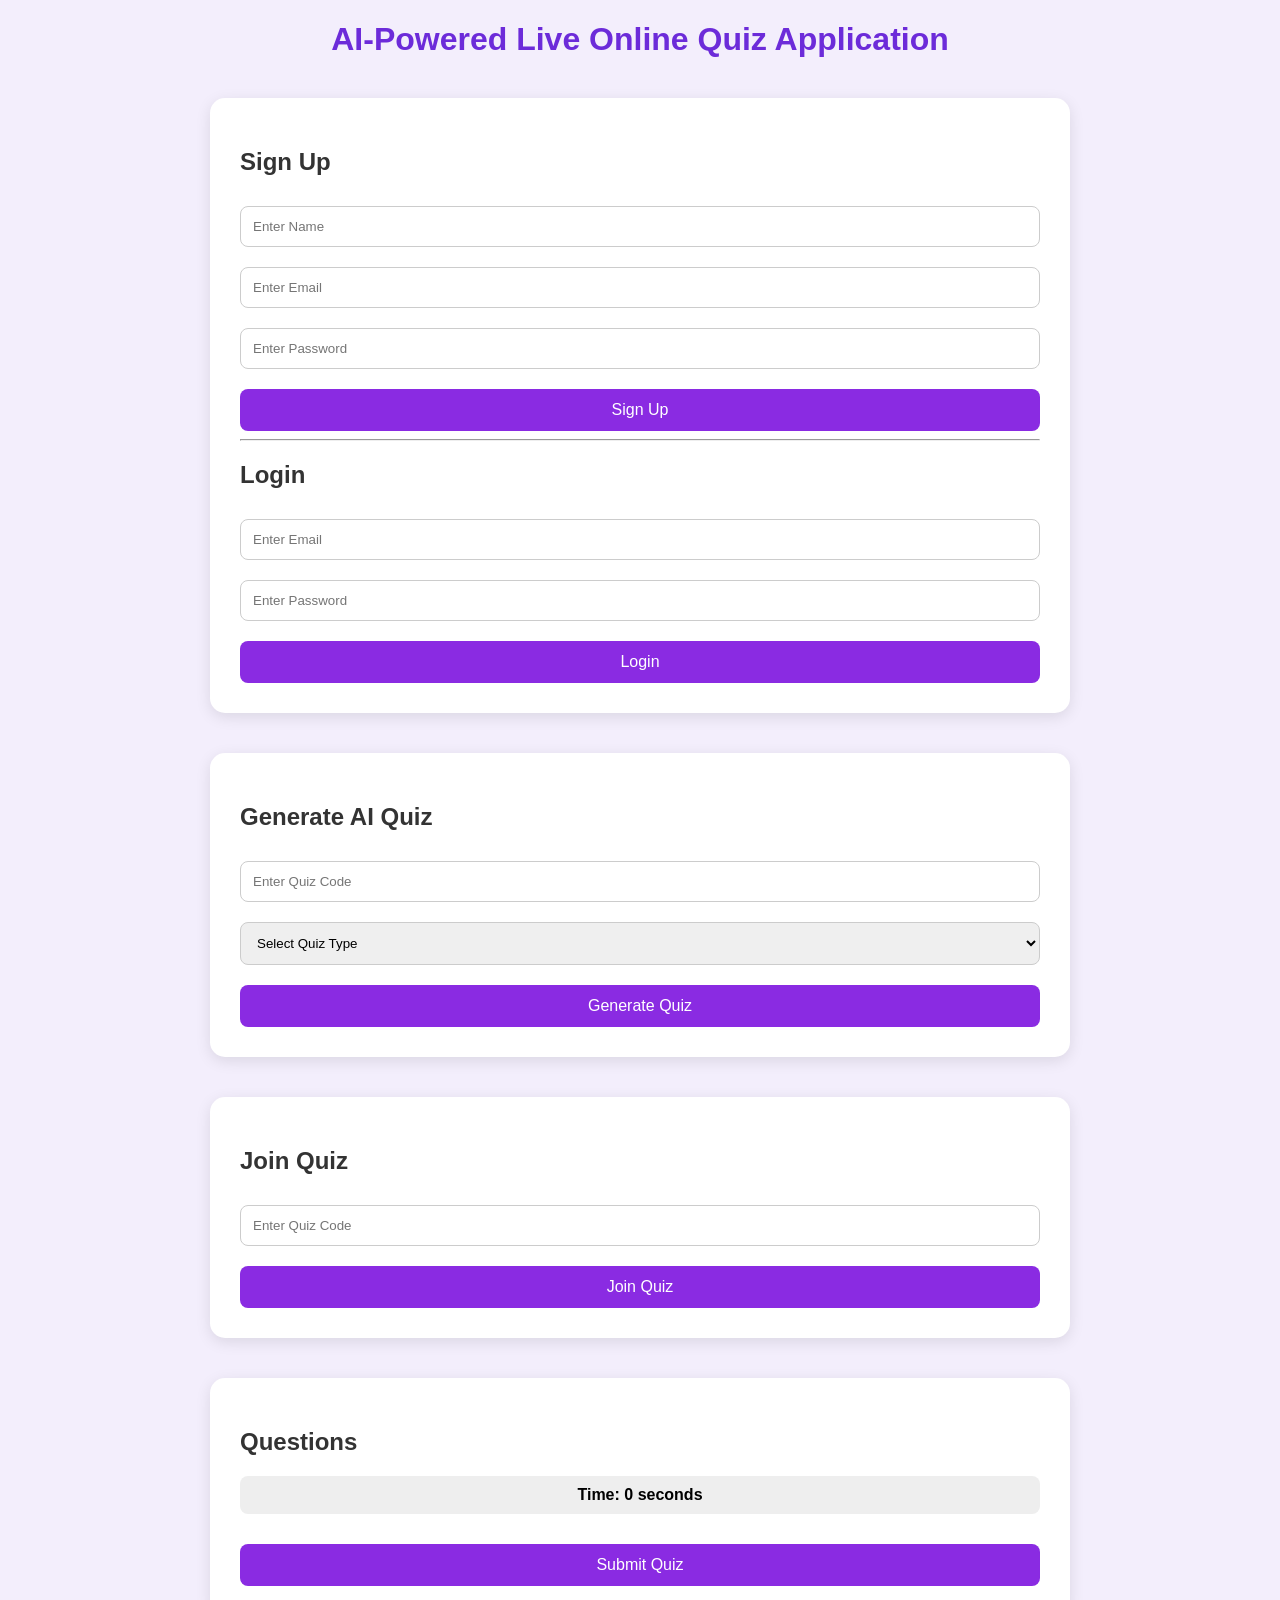
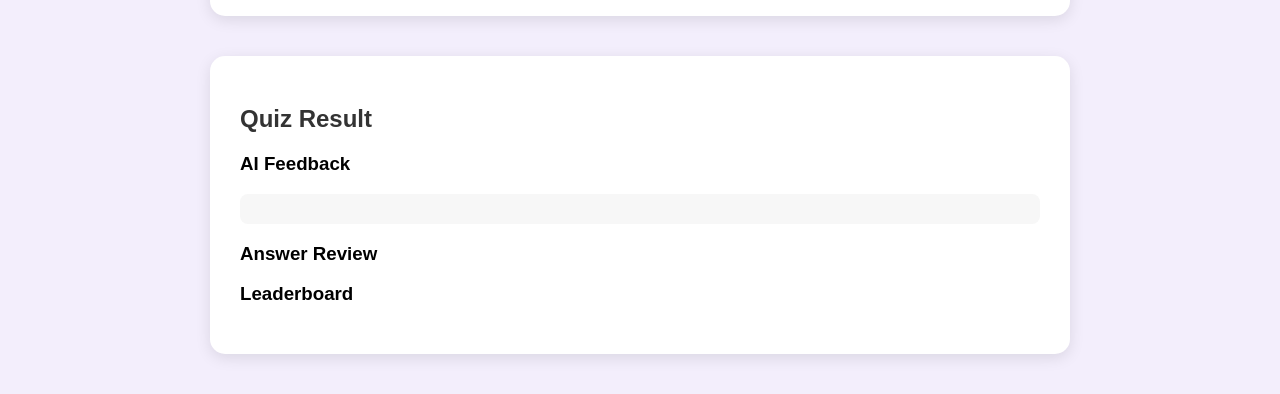
<file: Frontend/index.html>
<!DOCTYPE html>
<html>
<head>
    <title>AI Live Quiz App</title>
    <link rel="stylesheet" href="style.css">
</head>
<body>

<div class="main-container">

    <h1>AI-Powered Live Online Quiz Application</h1>

    <div class="card" id="authSection">
        <h2>Sign Up</h2>

        <input type="text" id="signupName" placeholder="Enter Name">
        <input type="email" id="signupEmail" placeholder="Enter Email">
        <input type="password" id="signupPassword" placeholder="Enter Password">

        <button onclick="signup()">Sign Up</button>

        <hr>

        <h2>Login</h2>

        <input type="email" id="loginEmail" placeholder="Enter Email">
        <input type="password" id="loginPassword" placeholder="Enter Password">

        <button onclick="login()">Login</button>
    </div>

    <h2 id="welcomeUser"></h2>

    <div class="card">
        <h2>Generate AI Quiz</h2>

        <input type="text" id="quizCode" placeholder="Enter Quiz Code">

        <select id="quizCategory">
            <option value="">Select Quiz Type</option>
            <option value="Python">Python</option>
            <option value="AI">AI & Machine Learning</option>
            <option value="Data Science">Data Science</option>
            <option value="Web Development">Web Development</option>
        </select>

        <button onclick="generateQuiz()">Generate Quiz</button>
    </div>

    <div class="card">
        <h2>Join Quiz</h2>

        <input type="text" id="joinCode" placeholder="Enter Quiz Code">

        <button onclick="joinQuiz()">Join Quiz</button>
    </div>

    <div id="quizSection" class="card hidden">
        <h2 id="quizTitle">Questions</h2>

        <div id="timer">Time: 0 seconds</div>

        <div id="questions"></div>

        <button onclick="submitQuiz()">Submit Quiz</button>
    </div>

    <div id="resultSection" class="card hidden">
        <h2>Quiz Result</h2>

        <p id="score"></p>
        <p id="accuracy"></p>
        <p id="prediction"></p>

        <h3>AI Feedback</h3>
        <pre id="feedback"></pre>

        <h3>Answer Review</h3>
        <div id="review"></div>

        <h3>Leaderboard</h3>
        <div id="leaderboard"></div>
    </div>

</div>

<script src="script.js"></script>

</body>
</html>
</file>
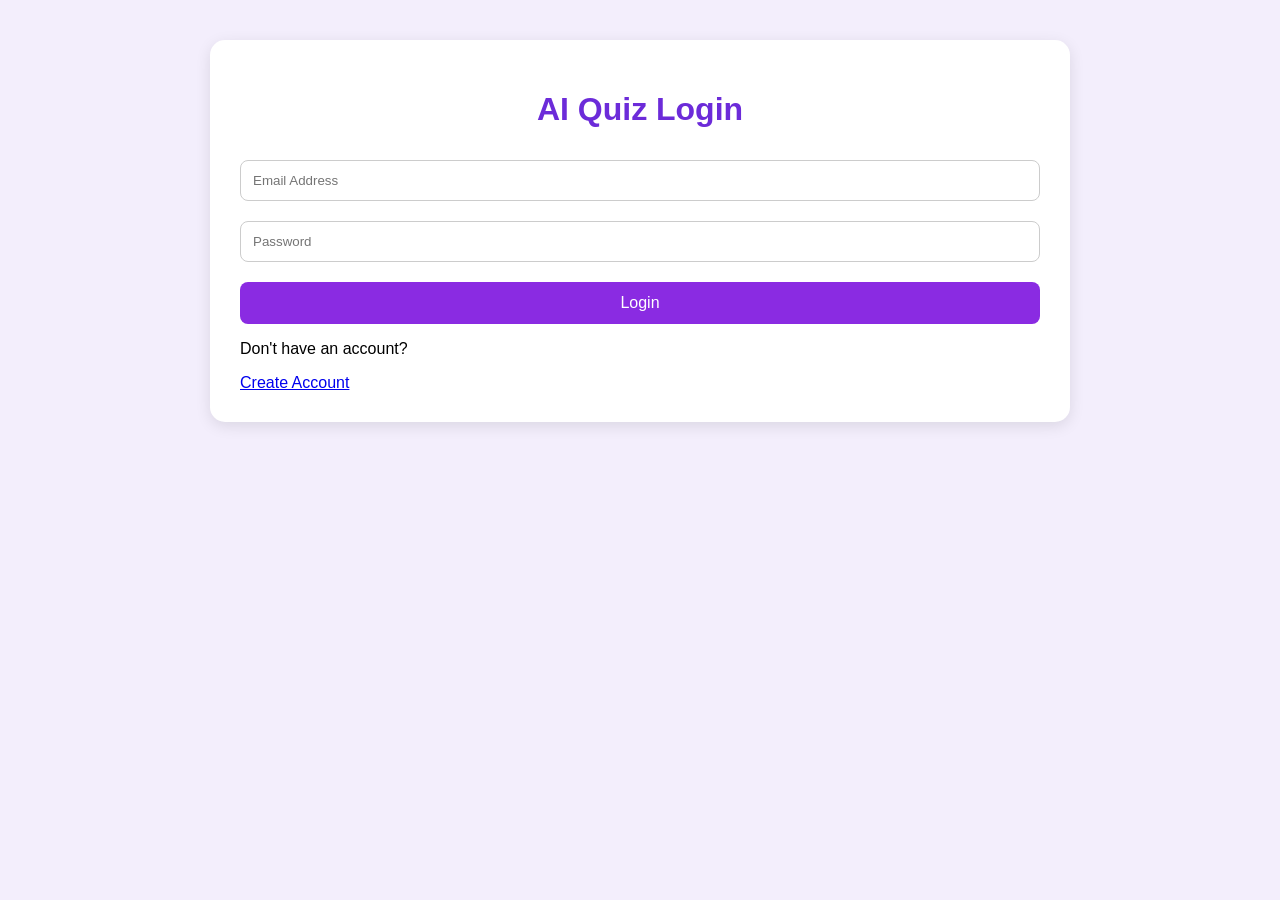
<file: Frontend/login.html>
<!DOCTYPE html>
<html>
<head>
    <title>AI Quiz Login</title>
    <link rel="stylesheet" href="style.css">
</head>
<body>

<div class="card">

    <h1>AI Quiz Login</h1>

    <input type="email"
           id="loginEmail"
           placeholder="Email Address">

    <input type="password"
           id="loginPassword"
           placeholder="Password">

    <button onclick="login()">
        Login
    </button>

    <div class="signup-link">

        <p>
            Don't have an account?
        </p>

        <a href="signup.html">
            Create Account
        </a>

    </div>

</div>

<script src="login.js"></script>

</body>
</html>
</file>
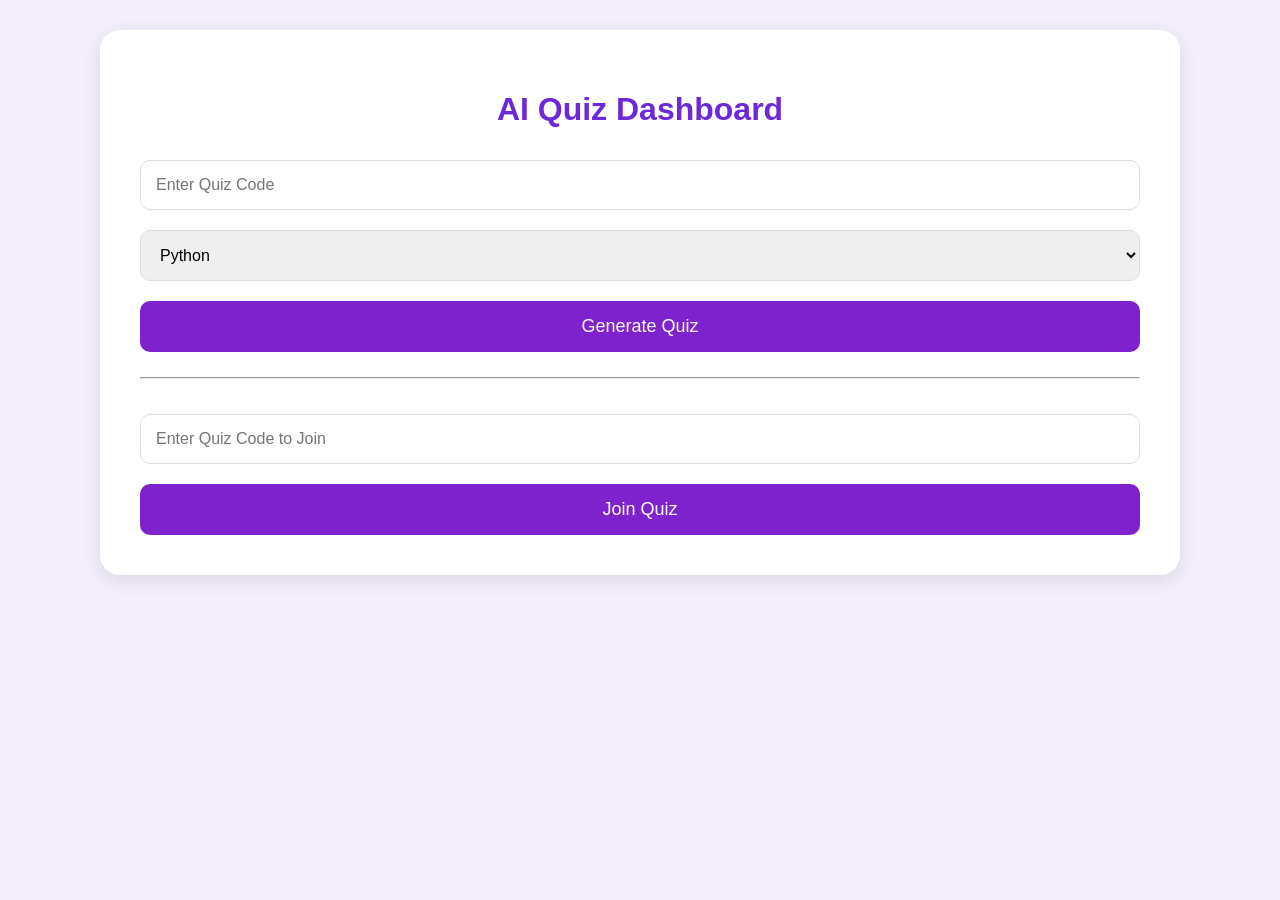
<file: Frontend/quiz.html>
<!DOCTYPE html>
<html lang="en">
<head>
<meta charset="UTF-8">
<meta name="viewport" content="width=device-width, initial-scale=1.0">

<title>AI Quiz Dashboard</title>

<link rel="stylesheet" href="style.css">

<style>
body{
    font-family: Arial, sans-serif;
    background:#f3eefc;
    margin:0;
    padding:30px;
}

.container{
    max-width:1000px;
    margin:auto;
    background:white;
    padding:40px;
    border-radius:20px;
    box-shadow:0 5px 20px rgba(0,0,0,0.1);
}

h1{
    text-align:center;
    color:#6d28d9;
}

input,select{
    width:100%;
    padding:15px;
    margin:10px 0;
    border:1px solid #ddd;
    border-radius:10px;
    font-size:16px;
}

button{
    width:100%;
    padding:15px;
    border:none;
    border-radius:10px;
    background:#7e22ce;
    color:white;
    font-size:18px;
    cursor:pointer;
    margin-top:10px;
}

button:hover{
    background:#6b21a8;
}

hr{
    margin:25px 0;
}

.card{
    margin-top:30px;
    background:white;
    padding:30px;
    border-radius:15px;
    box-shadow:0 3px 15px rgba(0,0,0,.1);
}

.question-box{
    margin-bottom:25px;
    padding:20px;
    border:1px solid #ddd;
    border-radius:10px;
}

.option{
    display:block;
    margin:12px 0;
    font-size:16px;
}

.option input{
    width:auto;
    margin-right:10px;
}

.result-card{
    margin-top:30px;
    background:white;
    padding:30px;
    border-radius:15px;
}

.review-item{
    margin-top:20px;
    border-left:5px solid #7e22ce;
    padding-left:15px;
}

.leaderboard{
    margin-top:25px;
}

#timer{
    color:red;
    font-weight:bold;
    font-size:20px;
}
</style>

</head>
<body>

<div class="container">

<h1>AI Quiz Dashboard</h1>

<h2 id="welcomeUser"></h2>

<input
type="text"
id="quizCode"
placeholder="Enter Quiz Code">

<select id="quizCategory">
<option value="Python">Python</option>
<option value="AI">Artificial Intelligence</option>
<option value="Data Science">Data Science</option>
<option value="Web Development">Web Development</option>
</select>

<button onclick="generateQuiz()">
Generate Quiz
</button>

<hr>

<input
type="text"
id="joinCode"
placeholder="Enter Quiz Code to Join">

<button onclick="joinQuiz()">
Join Quiz
</button>

<div id="quizSection"></div>

<div id="resultSection"></div>

</div>

<script src="quiz.js"></script>

</body>
</html>
</file>
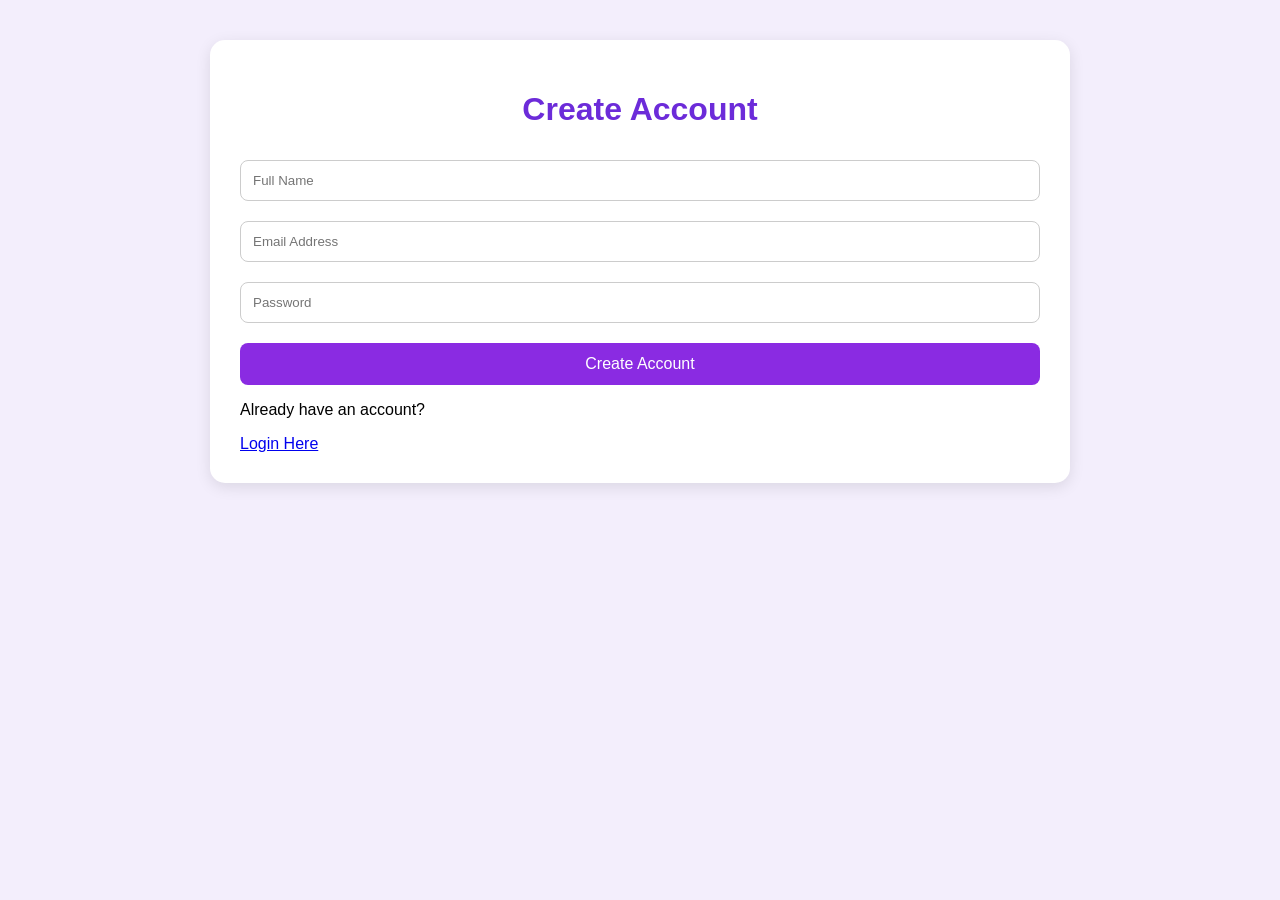
<file: Frontend/signup.html>
<!DOCTYPE html>
<html>
<head>
    <title>Create Account</title>
    <link rel="stylesheet" href="style.css">
</head>
<body>

<div class="card">

    <h1>Create Account</h1>

    <input type="text"
           id="signupName"
           placeholder="Full Name">

    <input type="email"
           id="signupEmail"
           placeholder="Email Address">

    <input type="password"
           id="signupPassword"
           placeholder="Password">

    <button onclick="signup()">
        Create Account
    </button>

    <div class="signup-link">

        <p>
            Already have an account?
        </p>

        <a href="login.html">
            Login Here
        </a>

    </div>

</div>

<script src="signup.js"></script>

</body>
</html>
</file>
<file: Frontend/style.css>
body{
    margin:0;
    padding:0;
    font-family:Segoe UI, sans-serif;
    background:#f3eefc;
}

.card{
    width:800px;
    max-width:90%;
    margin:40px auto;
    background:white;
    padding:30px;
    border-radius:15px;
    box-shadow:0px 4px 15px rgba(0,0,0,0.1);
}

h1{
    text-align:center;
    color:#6c2bd9;
}

h2{
    color:#333;
}

input,
select{
    width:100%;
    padding:12px;
    margin:10px 0;
    border:1px solid #ccc;
    border-radius:8px;
    box-sizing:border-box;
}

button{
    width:100%;
    padding:12px;
    margin-top:10px;
    border:none;
    border-radius:8px;
    background:#8a2be2;
    color:white;
    font-size:16px;
    cursor:pointer;
}

button:hover{
    background:#6f1dd1;
}

.question-box{
    background:#faf7ff;
    border:1px solid #d9c7ff;
    border-radius:10px;
    padding:20px;
    margin:20px 0;
}

.question-box h3{
    margin-bottom:15px;
}

.option{
    display:flex;
    align-items:center;
    gap:10px;
    margin:10px 0;
    font-size:18px;
}

.option input[type="radio"]{
    width:auto;
    margin:0;
}

#timer{
    background:#eee;
    padding:10px;
    border-radius:8px;
    font-weight:bold;
    margin-bottom:20px;
    text-align:center;
}

pre{
    white-space:pre-wrap;
    background:#f7f7f7;
    padding:15px;
    border-radius:8px;
}

.result-card{
    background:white;
    width:900px;
    max-width:95%;
    margin:30px auto;
    padding:30px;
    border-radius:15px;
    box-shadow:0px 4px 15px rgba(0,0,0,0.1);
}

.result-card h2{
    color:#6c2bd9;
}

.review-item{
    background:#faf7ff;
    border-left:5px solid #8a2be2;
    padding:15px;
    margin:15px 0;
    border-radius:8px;
}

.correct{
    color:green;
    font-weight:bold;
}

.wrong{
    color:red;
    font-weight:bold;
}

.leaderboard{
    margin-top:20px;
    background:#faf7ff;
    padding:15px;
    border-radius:10px;
}
</file>
